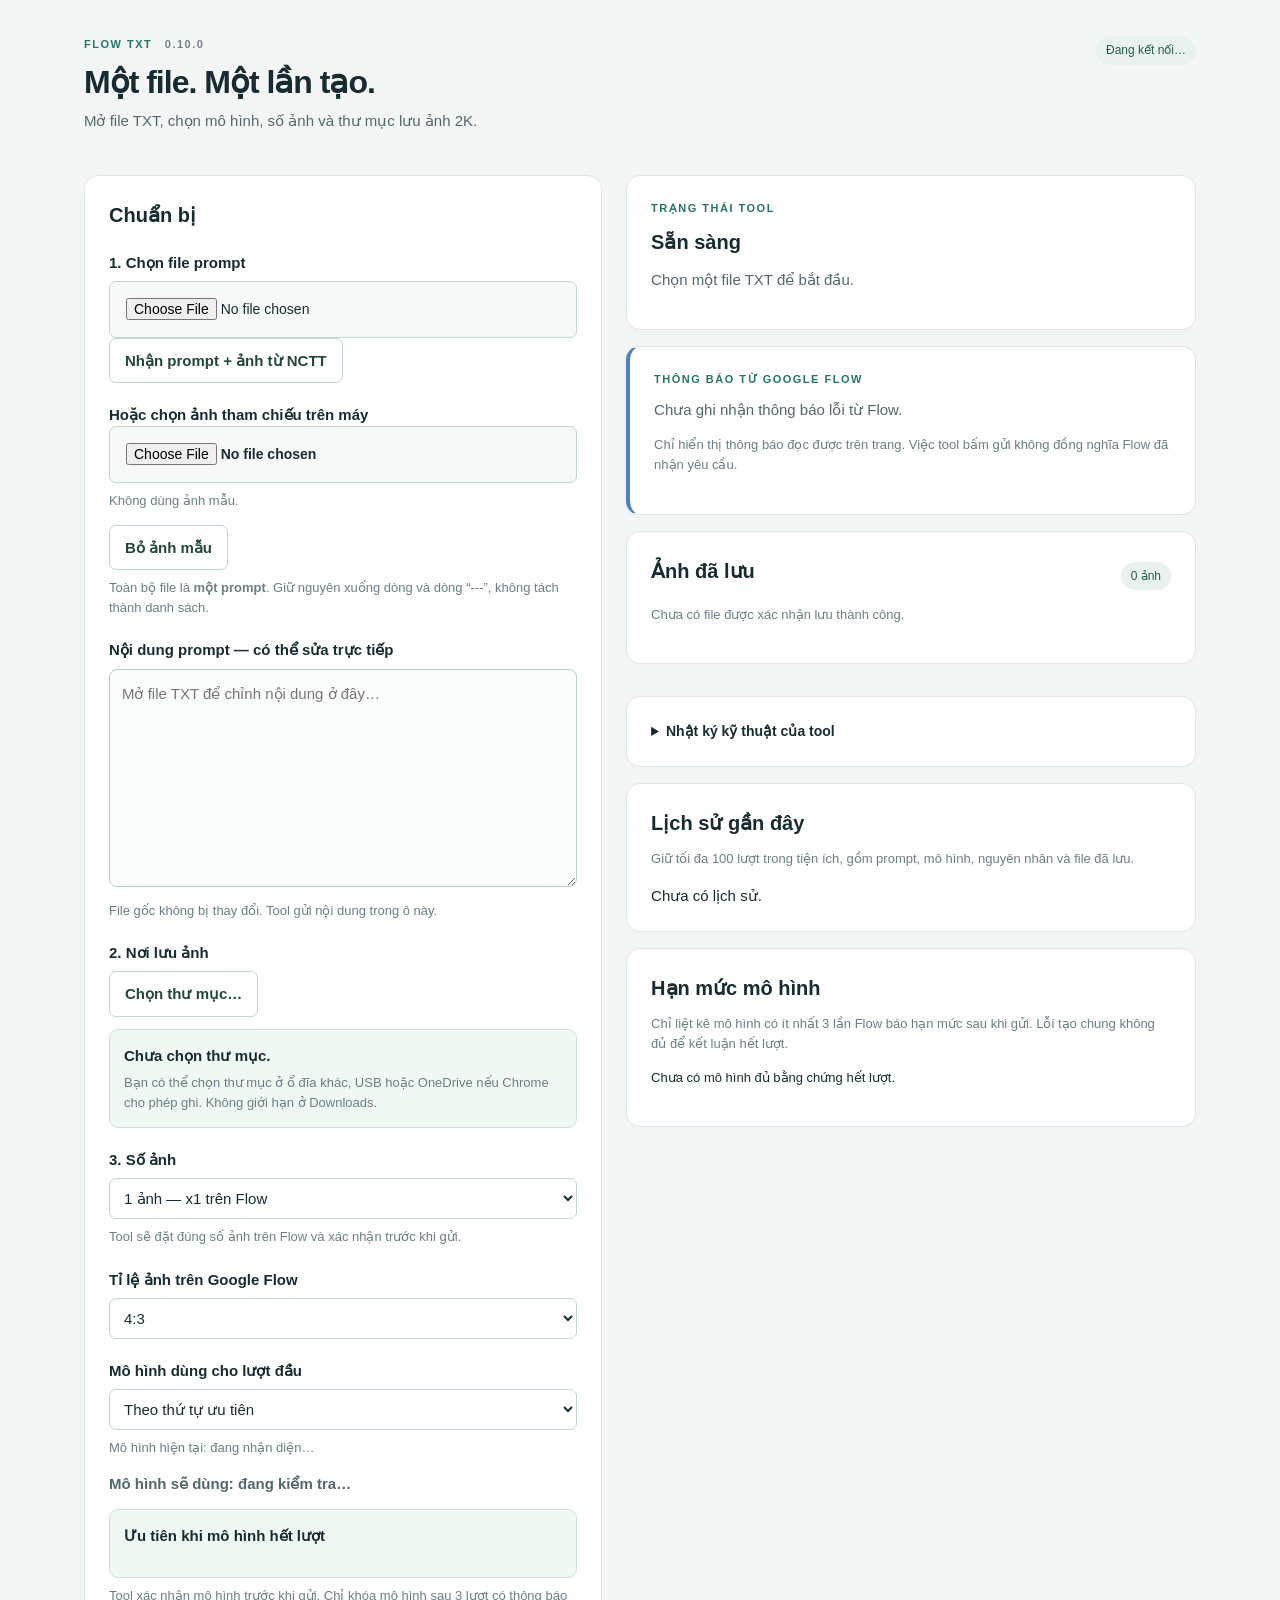
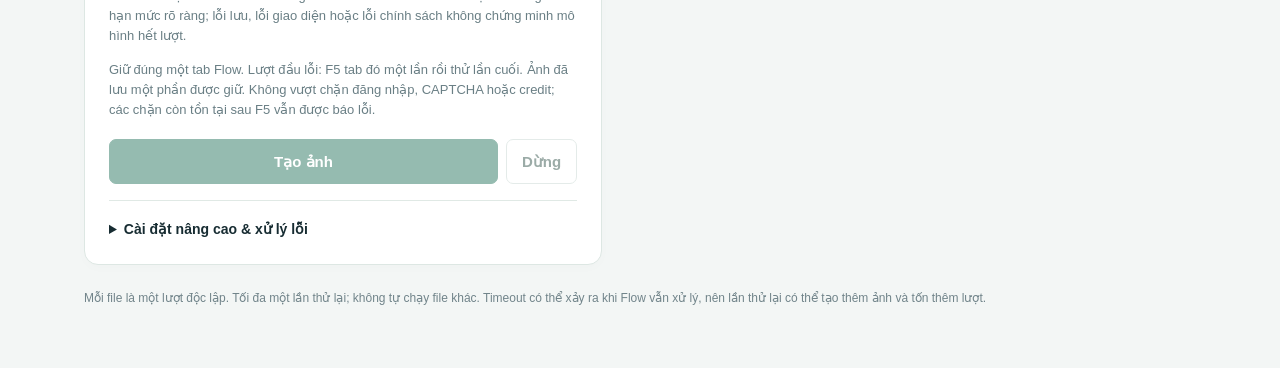
<file: TOOL THUMBNAIL/chrome-extension/panel.html>
<!doctype html>
<html lang="vi"><head><meta charset="utf-8"><meta name="viewport" content="width=device-width,initial-scale=1"><title>Flow TXT — Một file, một prompt</title><link rel="stylesheet" href="panel.css"></head>
<body><main>
<header><div><p class="eyebrow">FLOW TXT <span>0.10.0</span></p><h1>Một file. Một lần tạo.</h1><p>Mở file TXT, chọn mô hình, số ảnh và thư mục lưu ảnh 2K.</p></div><span id="connection" class="badge">Đang kết nối…</span></header>
<div class="layout"><section class="card controls" aria-label="Thiết lập tạo ảnh">
<h2>Chuẩn bị</h2><label for="file">1. Chọn file prompt</label><input id="file" type="file" accept=".txt,text/plain">
<button id="ncttImport" class="secondary">Nhận prompt + ảnh từ NCTT</button><label>Hoặc chọn ảnh tham chiếu trên máy<input id="referenceFile" type="file" accept="image/png,image/jpeg,image/webp"></label><p id="referenceLabel" class="hint">Không dùng ảnh mẫu.</p><img id="referencePreview" hidden alt="Ảnh tham chiếu NCTT" style="max-width:100%;max-height:180px;object-fit:contain"><button id="referenceClear" class="secondary">Bỏ ảnh mẫu</button>
<p class="hint">Toàn bộ file là <strong>một prompt</strong>. Giữ nguyên xuống dòng và dòng “---”, không tách thành danh sách.</p>
<label for="promptEditor">Nội dung prompt — có thể sửa trực tiếp</label><textarea id="promptEditor" rows="8" placeholder="Mở file TXT để chỉnh nội dung ở đây…" spellcheck="false"></textarea><p id="editStatus" class="hint">File gốc không bị thay đổi. Tool gửi nội dung trong ô này.</p>
<label>2. Nơi lưu ảnh</label><button id="folder" class="secondary">Chọn thư mục…</button><div class="destination"><strong id="folderName">Chưa chọn thư mục.</strong><p id="folderDetail" class="hint">Bạn có thể chọn thư mục ở ổ đĩa khác, USB hoặc OneDrive nếu Chrome cho phép ghi. Không giới hạn ở Downloads.</p></div>
<label for="count">3. Số ảnh</label><select id="count"><option value="1">1 ảnh — x1 trên Flow</option><option value="2">2 ảnh — x2 trên Flow</option><option value="3">3 ảnh — x3 trên Flow</option><option value="4">4 ảnh — x4 trên Flow</option></select>
<p id="flowCount" class="hint">Tool sẽ đặt đúng số ảnh trên Flow và xác nhận trước khi gửi.</p>
<label for="aspectRatio">Tỉ lệ ảnh trên Google Flow</label><select id="aspectRatio"><option>16:9</option><option selected>4:3</option><option>1:1</option><option>3:4</option><option>9:16</option></select>
<label for="modelChoice">Mô hình dùng cho lượt đầu</label><select id="modelChoice"><option value="">Theo thứ tự ưu tiên</option><option>Nano Banana Pro</option><option>Nano Banana 2.1</option><option>Nano Banana 2 Lite</option></select>
<p id="currentModel" class="hint">Mô hình hiện tại: đang nhận diện…</p>
<p id="plannedModel"><strong>Mô hình sẽ dùng: đang kiểm tra…</strong></p>
<div class="destination"><strong>Ưu tiên khi mô hình hết lượt</strong><ol id="priority"></ol><p id="nextModel" class="hint"></p></div>
<p class="hint">Tool xác nhận mô hình trước khi gửi. Chỉ khóa mô hình sau 3 lượt có thông báo hạn mức rõ ràng; lỗi lưu, lỗi giao diện hoặc lỗi chính sách không chứng minh mô hình hết lượt.</p>
<p class="hint">Giữ đúng một tab Flow. Lượt đầu lỗi: F5 tab đó một lần rồi thử lần cuối. Ảnh đã lưu một phần được giữ. Không vượt chặn đăng nhập, CAPTCHA hoặc credit; các chặn còn tồn tại sau F5 vẫn được báo lỗi.</p>
<div class="actions"><button id="run" class="primary" disabled>Tạo ảnh</button><button id="stop" class="secondary" disabled>Dừng</button></div><p id="notice" role="status" class="notice"></p>
<details class="advanced"><summary>Cài đặt nâng cao & xử lý lỗi</summary>
<label>Lưu ảnh<select id="saveMode"><option value="windows">Thư mục Windows — đường dẫn đầy đủ</option><option value="folder">Chọn qua Chrome — chỉ hiện tên thư mục</option><option value="downloads">Chrome Downloads</option></select></label>
<details><summary>Cài bộ lưu thư mục Windows</summary><p class="hint">Cài một lần để chọn thư mục bằng Windows và hiển thị cả ổ đĩa. ID extension: <code id="extensionId"></code>. Mở PowerShell tại thư mục chrome-extension và chạy:</p><pre id="installCommand"></pre><p class="hint">Bộ hỗ trợ chỉ ghi ảnh vào thư mục đã chọn. Nếu chưa cài, bạn vẫn có thể chọn chế độ Chrome hoặc Downloads.</p></details>
<label>Cách gửi<select id="clickMode"><option value="native">Chuột Chrome</option><option value="dom">DOM (cách cũ)</option></select></label>
<p class="hint">Chuột Chrome dùng quyền debugger, đưa tab Flow lên trước rồi ngắt kết nối sau khi bấm. Đóng DevTools khi chạy.</p>
<label>Chờ ảnh tối đa (giây)<input id="timeout" type="number" min="10" value="240"></label>
<label>Thứ tự mô hình từ cao xuống thấp<textarea id="modelOrder" rows="3">Nano Banana Pro
Nano Banana 2.1
Nano Banana 2 Lite</textarea></label>
<div class="actions"><button id="auto">Tự nhận diện</button><button id="check">Đọc mô hình trên Flow</button><button id="pick">Chọn nút gửi trên Flow</button></div>
<label>Ô prompt<input id="prompt" placeholder="Tự nhận diện"></label><label>Nút gửi<input id="generate" placeholder="Tự nhận diện"></label><label>Thẻ ảnh<input id="card" placeholder="Tự nhận diện"></label><label>Ảnh trong thẻ<input id="image" value="img"></label><label>Link ảnh gốc<input id="original" placeholder="Không bắt buộc"></label>
<label>Nút số ảnh trên Flow<input id="countControl" placeholder="Tự nhận diện x1–x4"></label><label>Lựa chọn số ảnh<input id="countOption" placeholder="CSS selector; {count} được thay bằng số ảnh"></label><label>Nút Download của ảnh<input id="downloadButton" placeholder="Tự nhận diện"></label><label>Lựa chọn tải 2K<input id="download2k" placeholder="Tự nhận diện nhãn 2K"></label>
<p class="hint">Mở ảnh, chọn Download → 2K. Tool kiểm tra cạnh dài tối thiểu 2048 px, không thay bằng ảnh xem trước. Không chọn mục có phí/nâng cấp. Flow có thể lưu một bản vào Downloads trước khi tool ghi bản đã xác minh vào thư mục đã chọn. Giữ bảng điều khiển mở khi chạy.</p>
</details></section><section class="outputs" aria-label="Kết quả">
<article class="card"><p class="eyebrow">TRẠNG THÁI TOOL</p><h2 id="phase" aria-live="polite">Sẵn sàng</h2><p id="summary">Chọn một file TXT để bắt đầu.</p><p id="runFile" class="hint"></p></article>
<article class="card flow"><p class="eyebrow">THÔNG BÁO TỪ GOOGLE FLOW</p><p id="flowMessage">Chưa ghi nhận thông báo lỗi từ Flow.</p><p class="hint">Chỉ hiển thị thông báo đọc được trên trang. Việc tool bấm gửi không đồng nghĩa Flow đã nhận yêu cầu.</p></article>
<article class="card"><div class="section-head"><h2>Ảnh đã lưu</h2><span id="savedCount" class="badge">0 ảnh</span></div><p id="emptyFiles" class="hint">Chưa có file được xác nhận lưu thành công.</p><ul id="files"></ul></article>
<details class="card"><summary>Nhật ký kỹ thuật của tool</summary><pre id="status">Chưa chạy.</pre><button id="export">Xuất nhật ký JSON</button></details>
<article class="card"><h2>Lịch sử gần đây</h2><p class="hint">Giữ tối đa 100 lượt trong tiện ích, gồm prompt, mô hình, nguyên nhân và file đã lưu.</p><div id="history">Chưa có lịch sử.</div></article>
<article class="card"><h2>Hạn mức mô hình</h2><p class="hint">Chỉ liệt kê mô hình có ít nhất 3 lần Flow báo hạn mức sau khi gửi. Lỗi tạo chung không đủ để kết luận hết lượt.</p><div id="modelLimits">Chưa có mô hình đủ bằng chứng hết lượt.</div><p id="modelEvidence" class="hint"></p></article>
</section></div><footer>Mỗi file là một lượt độc lập. Tối đa một lần thử lại; không tự chạy file khác. Timeout có thể xảy ra khi Flow vẫn xử lý, nên lần thử lại có thể tạo thêm ảnh và tốn thêm lượt.</footer>
</main><script src="folder-writer.js"></script><script src="native-files.js"></script><script src="panel.js"></script></body></html>
</file>
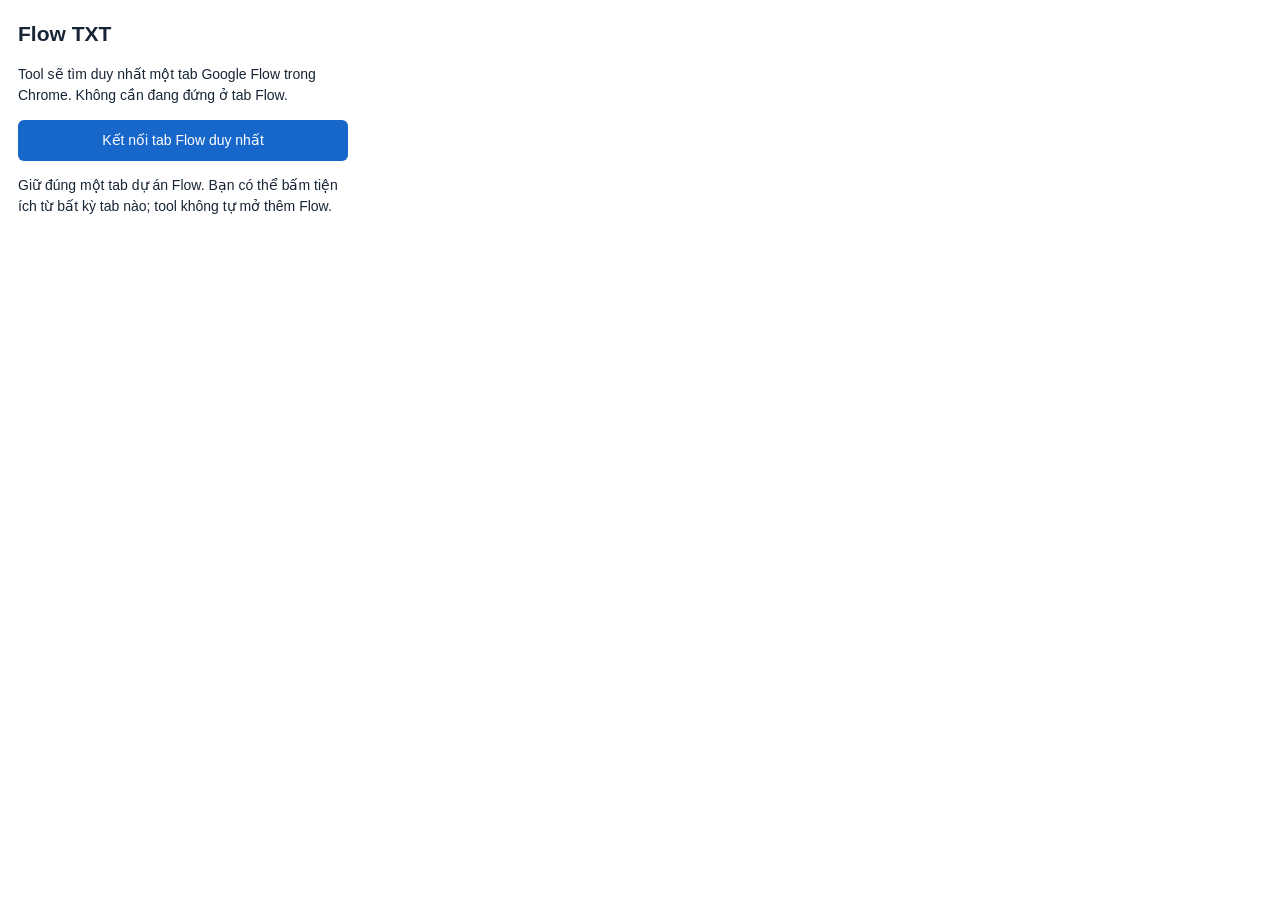
<file: TOOL THUMBNAIL/chrome-extension/popup.html>
<!doctype html>
<html lang="vi"><head><meta charset="utf-8"><title>Flow TXT</title><link rel="stylesheet" href="popup.css"></head>
<body><h2>Flow TXT</h2><p id="status">Đang chuẩn bị kết nối…</p><button id="connect" disabled>Kết nối tab Flow duy nhất</button><p>Giữ đúng một tab dự án Flow. Bạn có thể bấm tiện ích từ bất kỳ tab nào; tool không tự mở thêm Flow.</p><script src="popup.js"></script></body></html>
</file>
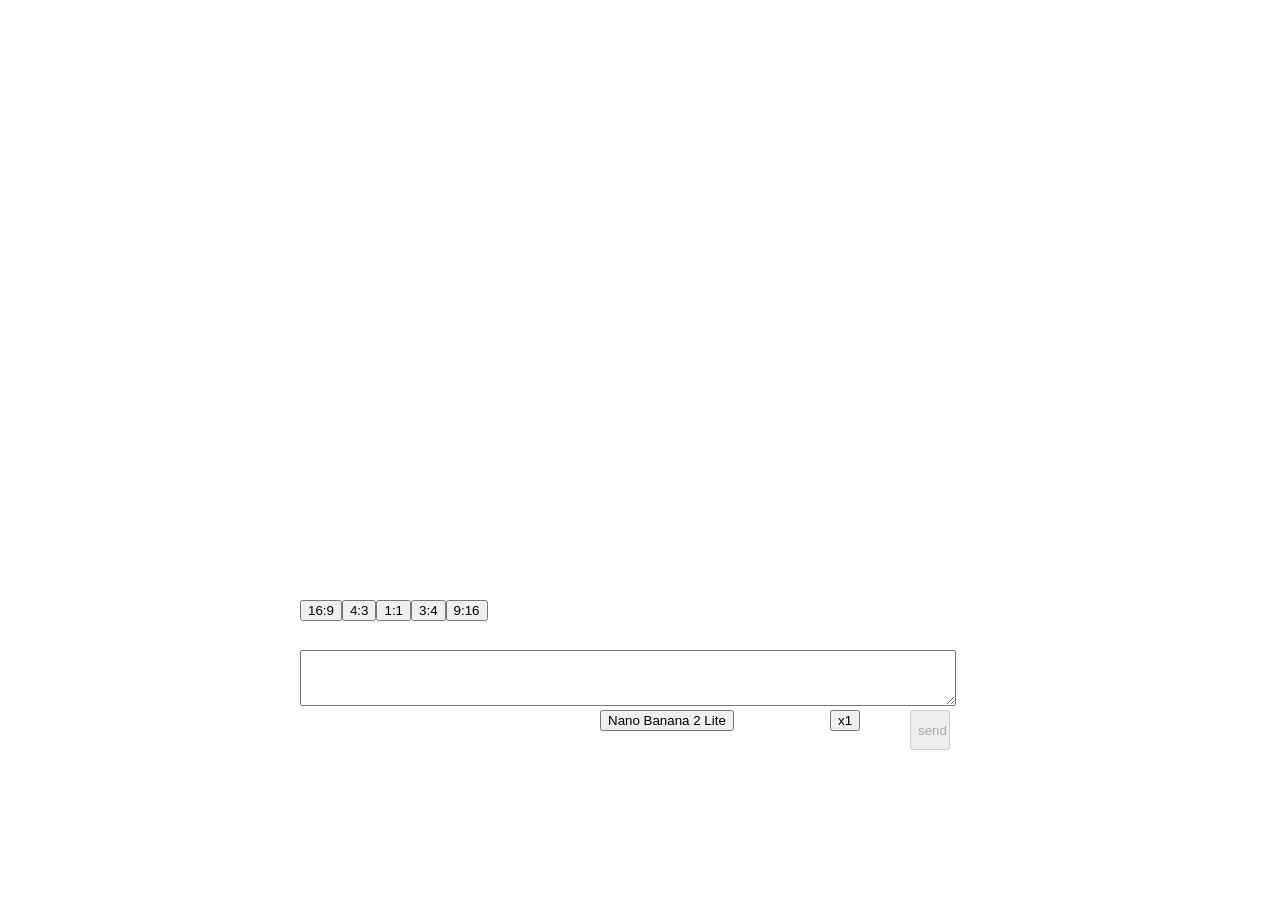
<file: TOOL THUMBNAIL/tests/desktop-flow-fixture.html>
<!doctype html><meta charset="utf-8"><title>Local Flow controller test</title>
<style>textarea{position:absolute;left:300px;top:650px;width:650px;height:50px}.model{position:absolute;left:600px;top:710px}.count{position:absolute;left:830px;top:710px}#send{position:absolute;left:910px;top:710px;width:40px;height:40px}#result{position:absolute;left:300px;top:100px;width:400px;height:300px}#dialog{position:absolute;inset:0;background:white;z-index:20}#dialog img{position:absolute;left:200px;top:80px;width:700px;height:525px}#dialog button{position:absolute;left:950px;top:100px}#dialog .two{top:150px}</style>
<textarea oninput="document.querySelector('#send').disabled=!this.value"></textarea>
<div id="ratios" style="position:absolute;left:300px;top:600px"><button aria-checked="false">16:9</button><button aria-checked="true">4:3</button><button aria-checked="false">1:1</button><button aria-checked="false">3:4</button><button aria-checked="false">9:16</button></div>
<button class="model" role="combobox">Nano Banana 2 Lite</button><button class="count">x1</button><button id="send" disabled onclick="generate()">send</button>
<script>
window.sendCount=0;
document.querySelectorAll('#ratios button').forEach(button=>button.onclick=()=>{document.querySelectorAll('#ratios button').forEach(e=>e.setAttribute('aria-checked',String(e===button)));});
function generate(){
  if(!location.search.includes('noSubmit')){document.querySelector('textarea').value='';document.querySelector('#send').disabled=true;}
  window.sendCount++;
  const canvas=document.createElement('canvas');canvas.width=2048;canvas.height=1536;
  const ctx=canvas.getContext('2d');ctx.fillStyle='#4477aa';ctx.fillRect(0,0,2048,1536);
  window.imageData=canvas.toDataURL('image/jpeg',.95);
  const image=document.createElement('img');image.id='result';image.src=window.imageData;image.onclick=openImage;document.body.append(image);
  if(location.search.includes('replacePreview')){
    ctx.fillStyle='#336699';ctx.fillRect(0,0,2048,1536);image.src=canvas.toDataURL('image/jpeg',.95);
    setTimeout(()=>{image.src=window.imageData},5000);
    const duplicate=image.cloneNode();duplicate.id='duplicate';duplicate.style.cssText='position:absolute;left:720px;top:100px;width:300px;height:225px';duplicate.onclick=openImage;document.body.append(duplicate);
    setTimeout(()=>{duplicate.src=window.imageData},5000);
  }
}
function openImage(){
  const dialog=document.createElement('div');dialog.id='dialog';dialog.setAttribute('role','dialog');
  const image=document.createElement('img');image.src=window.imageData;dialog.append(image);
  const download=document.createElement('button');download.textContent='Download';download.onclick=()=>{
    const two=document.createElement('button');two.className='two';two.setAttribute('role','menuitem');two.textContent='2K';two.onclick=()=>{
      const anchor=document.createElement('a');anchor.href=window.imageData;anchor.download='fixture.jpg';document.body.append(anchor);anchor.click();anchor.remove();
    };dialog.append(two);
  };dialog.append(download);document.body.append(dialog);
}
window.addEventListener('keydown',event=>{if(event.key==='Escape')document.querySelector('#dialog')?.remove();});
</script>
</file>
<file: TOOL THUMBNAIL/chrome-extension/panel.css>
:root{font:15px/1.55 'Segoe UI',sans-serif;color:#172c32;background:#f3f6f5}*{box-sizing:border-box}body{margin:0}main{max-width:1160px;margin:36px auto;padding:0 24px}header{display:flex;align-items:flex-start;justify-content:space-between;gap:20px;margin-bottom:28px}h1{font-size:32px;line-height:1.2;letter-spacing:-1px;margin:8px 0}h2{font-size:20px;margin:0 0 10px}p{margin:8px 0 14px;color:#53676e}.eyebrow{font-size:11px;font-weight:700;letter-spacing:1.5px;color:#267467;margin:0 0 10px}.eyebrow span{margin-left:8px;color:#71848a}.layout{display:grid;grid-template-columns:1fr 1.1fr;gap:24px;align-items:start}.card{background:#fff;border:1px solid #dde7e3;border-radius:14px;padding:24px;box-shadow:0 3px 12px #16352a04}.outputs{display:grid;gap:16px}.flow{border-left:4px solid #4e82c0}label{display:block;font-weight:600;margin:20px 0 7px}input,select{width:100%;border:1px solid #c5d5d0;border-radius:7px;padding:10px;background:white;color:inherit;font:inherit}input[type=file]{background:#f6f9f8;padding:16px;font-size:14px}button{font:inherit;font-weight:600;border:1px solid #c5d5d0;background:#f7faf9;border-radius:7px;padding:10px 15px;cursor:pointer;color:#23463d}.primary{background:#176b52;color:white;border-color:#176b52;flex:1}.secondary{background:white}button:hover:not(:disabled){filter:brightness(.96)}button:disabled{opacity:.45;cursor:default}.actions{display:flex;flex-wrap:wrap;gap:8px;margin-top:18px}.hint{font-size:13px;color:#6a7f85}.badge{display:inline-block;background:#e9f2ee;color:#256047;padding:5px 10px;border-radius:30px;font-size:12px;white-space:nowrap}.section-head{display:flex;justify-content:space-between;align-items:center;gap:12px}.notice{font-size:14px;white-space:pre-wrap;color:#9b4b22}details{margin-top:16px}summary{cursor:pointer;font-size:14px;font-weight:600}pre{white-space:pre-wrap;overflow-wrap:anywhere;font:13px/1.6 Consolas,monospace;background:#f4f7f6;padding:14px;border-radius:8px;max-height:280px;overflow:auto}#flowMessage{white-space:pre-wrap;overflow-wrap:anywhere}#files{list-style:none;margin:0;padding:0}#files li{padding:10px 0;border-bottom:1px solid #e8eeeb;overflow-wrap:anywhere;font-size:13px}footer{font-size:12px;color:#71848a;padding:24px 0}.advanced{border-top:1px solid #e0e9e5;padding-top:18px}button:focus-visible,input:focus-visible,select:focus-visible,summary:focus-visible{outline:3px solid #65bda3;outline-offset:3px}@media(max-width:760px){main{margin:20px auto;padding:0 14px}.layout{grid-template-columns:1fr}header{display:block}h1{font-size:27px}.card{padding:18px}}
:root textarea{width:100%;resize:vertical;min-height:170px;max-height:600px;border:1px solid #b8cfc7;border-radius:8px;padding:12px;font:15px/1.6 'Segoe UI',sans-serif;background:#fbfdfc;color:#172c32}.destination{margin-top:12px;border:1px solid #cde2d8;border-radius:9px;background:#eff8f3;padding:14px;overflow-wrap:anywhere}.destination p{margin:6px 0 0}textarea:focus-visible{outline:3px solid #65bda3;outline-offset:3px}textarea:disabled{opacity:.65}
#modelLimits{white-space:pre-wrap;font-size:13px}#history details{border-top:1px solid #e0e9e5;padding-top:10px}#history summary{font-size:12px}
</file>
<file: TOOL THUMBNAIL/chrome-extension/popup.css>
body{width:330px;margin:0;padding:18px;font:14px/1.5 'Segoe UI',sans-serif;color:#172536}h2{margin:0}p{overflow-wrap:anywhere}button{width:100%;padding:10px;border:0;border-radius:6px;background:#1767cb;color:white;cursor:pointer;font:inherit}button:disabled{opacity:.5;cursor:default}
</file>
